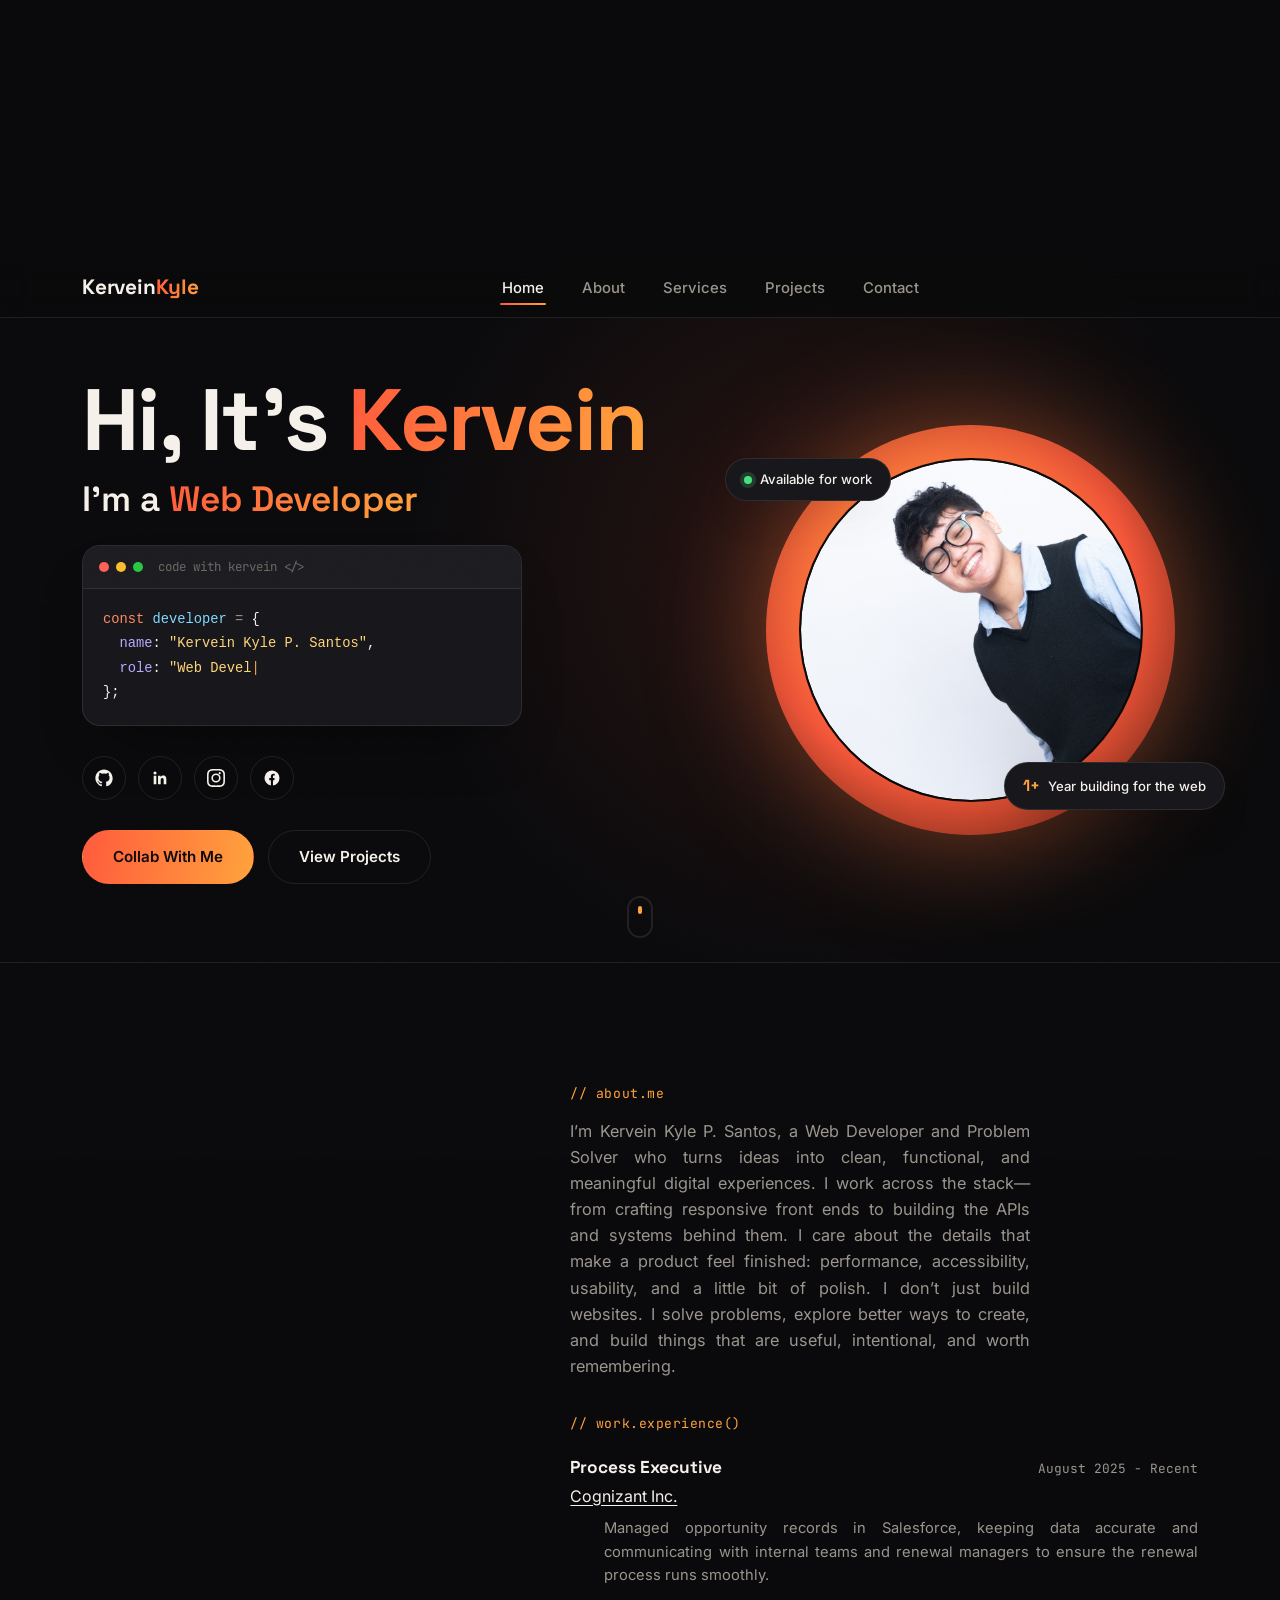
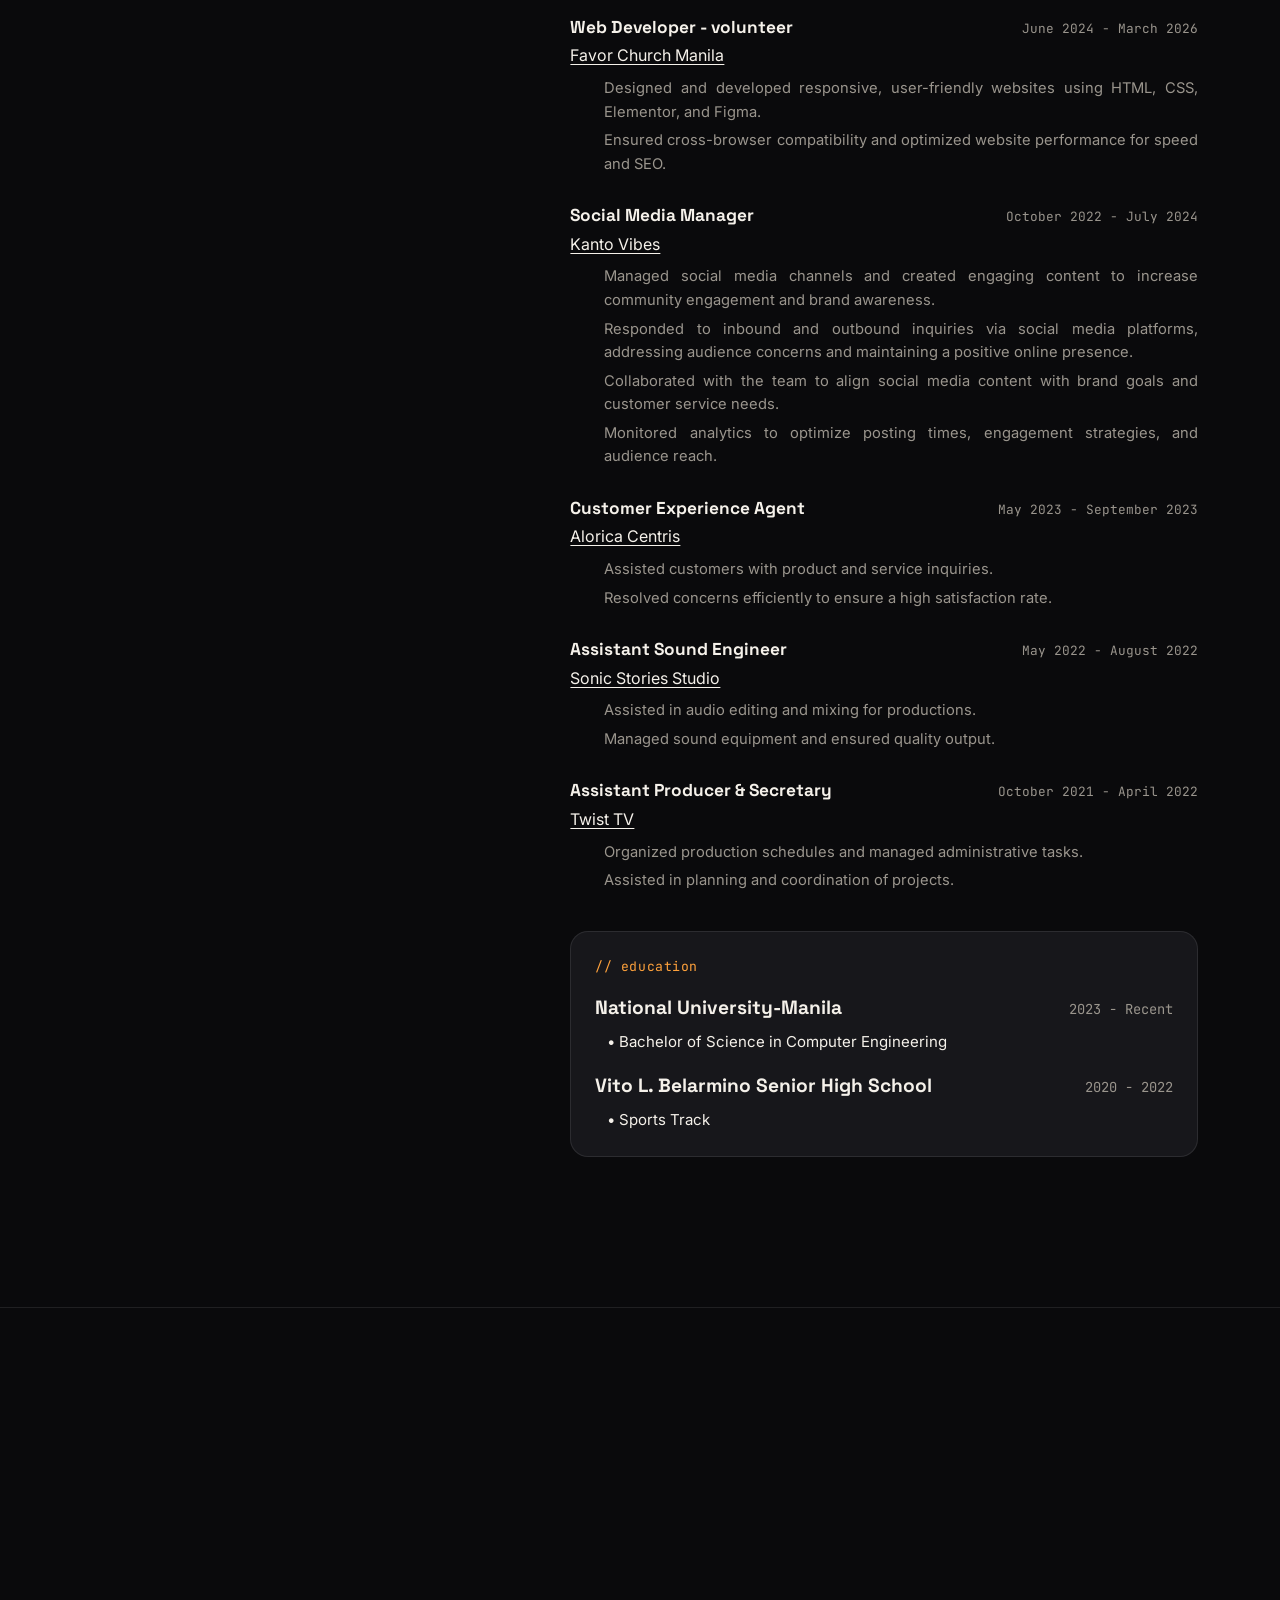
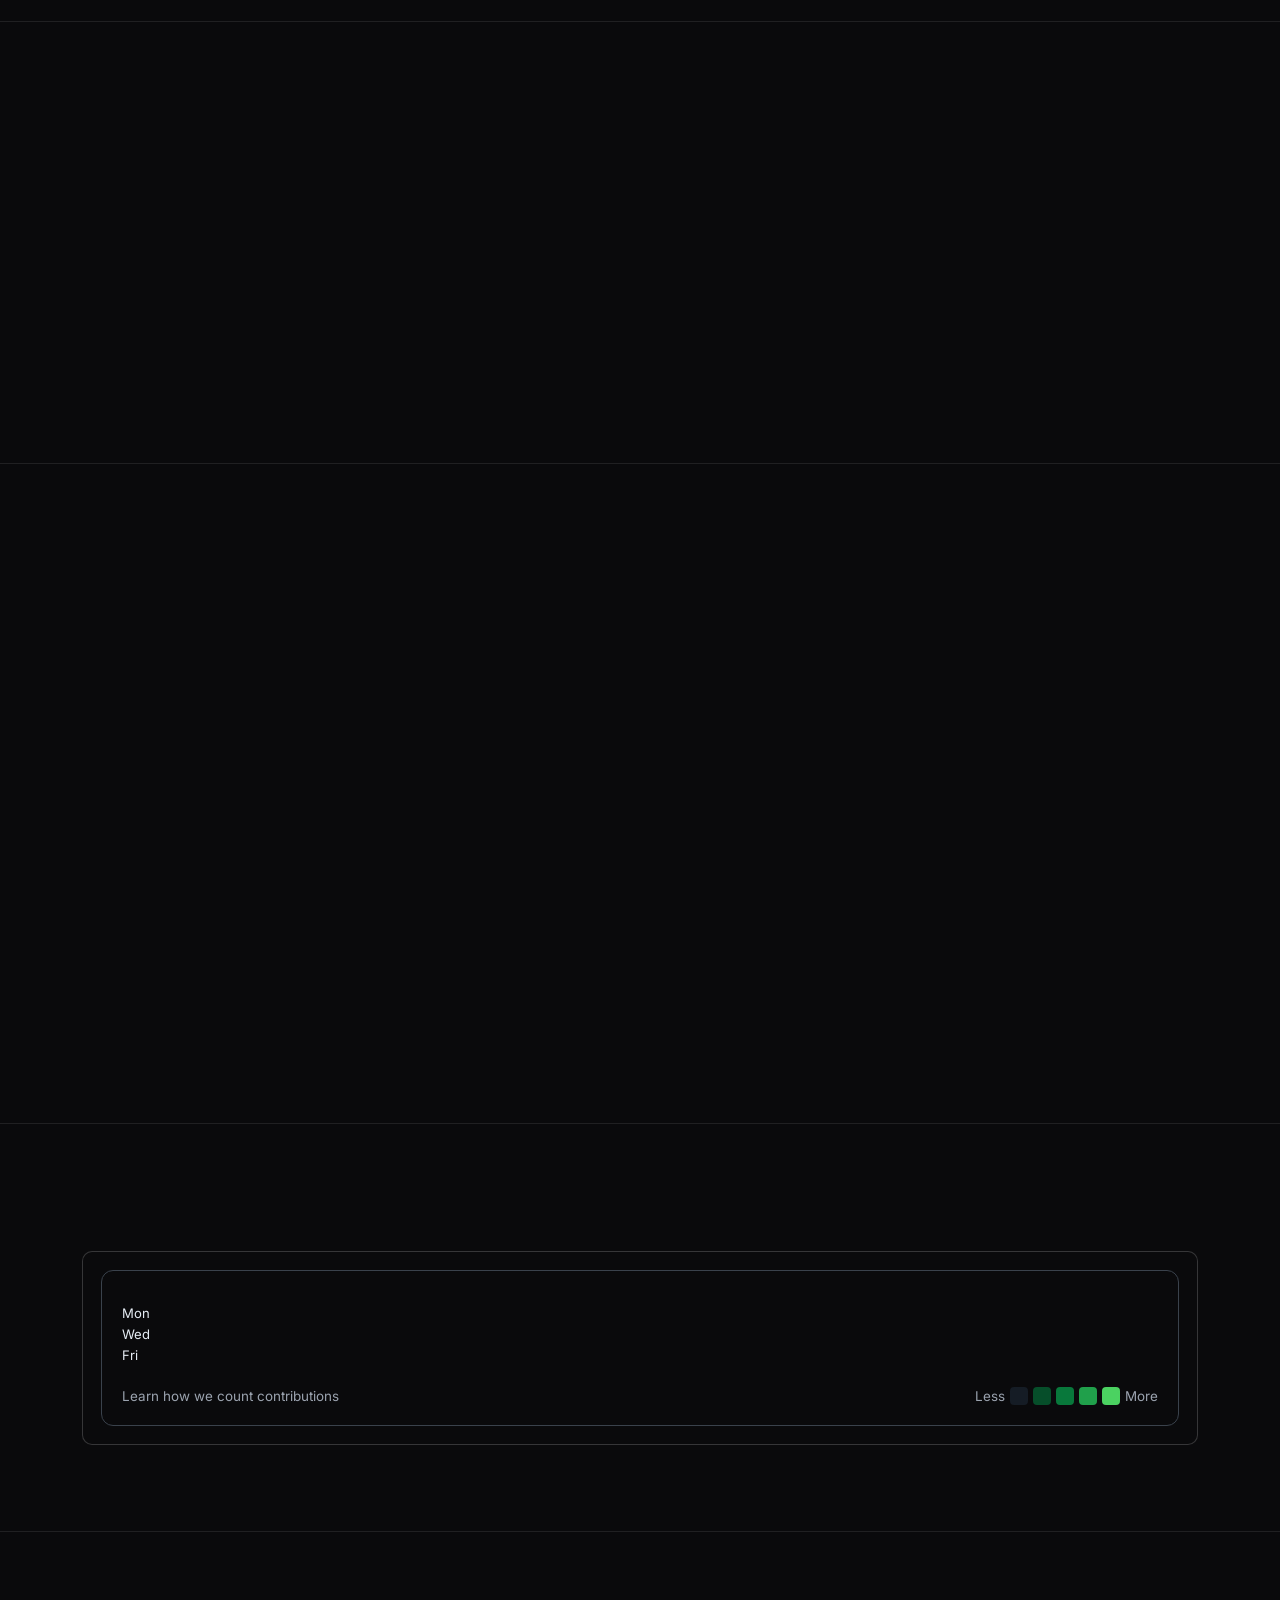
<file: index.html>
<!DOCTYPE html>
<html lang="en">
<head>
  <meta charset="UTF-8">
  <meta name="viewport" content="width=device-width, initial-scale=1.0">
  <title>Kervein Kyle P. Santos</title>
</head>
<body>
  <p>Loading portfolio...</p>
  <script>
    fetch('html-port-web.html', { cache: 'no-store' })
      .then(response => {
        if (!response.ok) throw new Error('Portfolio page could not be loaded.');
        return response.text();
      })
      .then(markup => {
        document.open();
        document.write(markup);
        document.close();
      })
      .catch(() => {
        document.body.innerHTML = '<p>Portfolio unavailable. Please refresh the page.</p>';
      });
  </script>
</body>
</html>
</file>
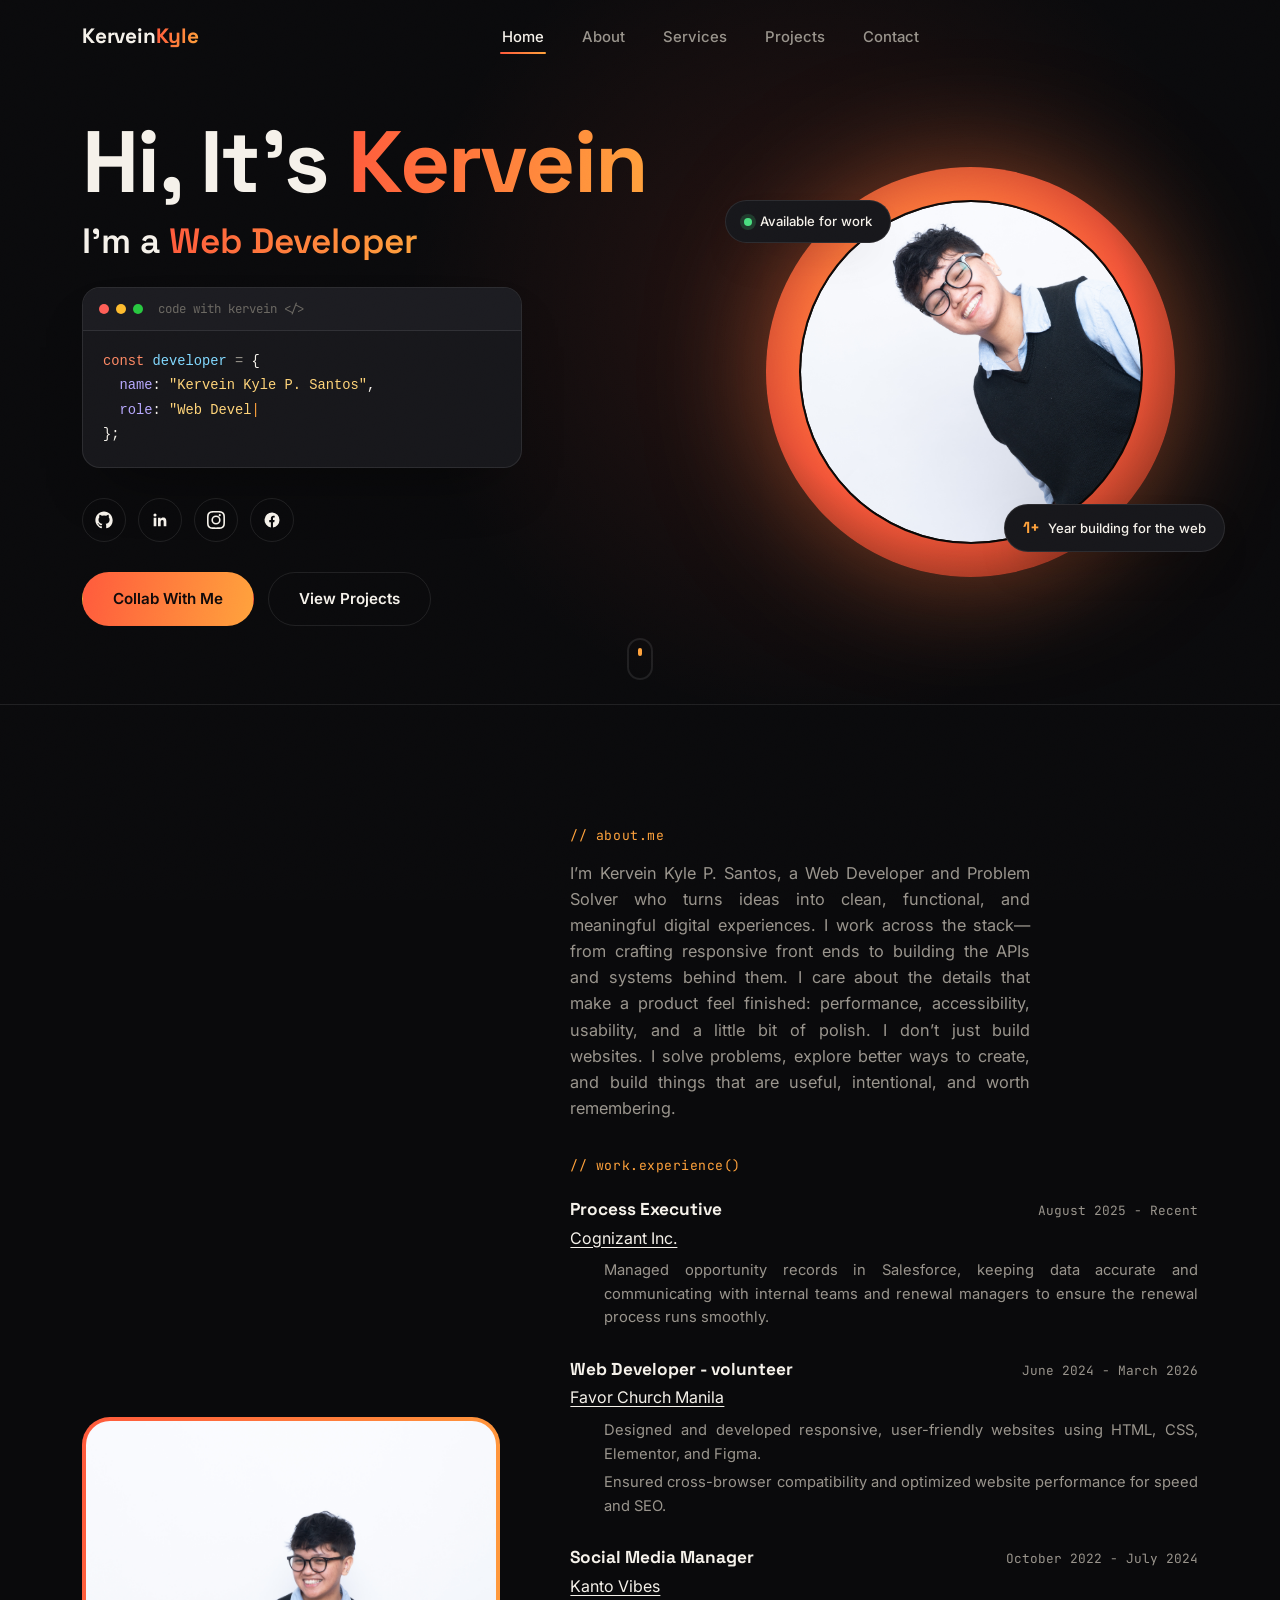
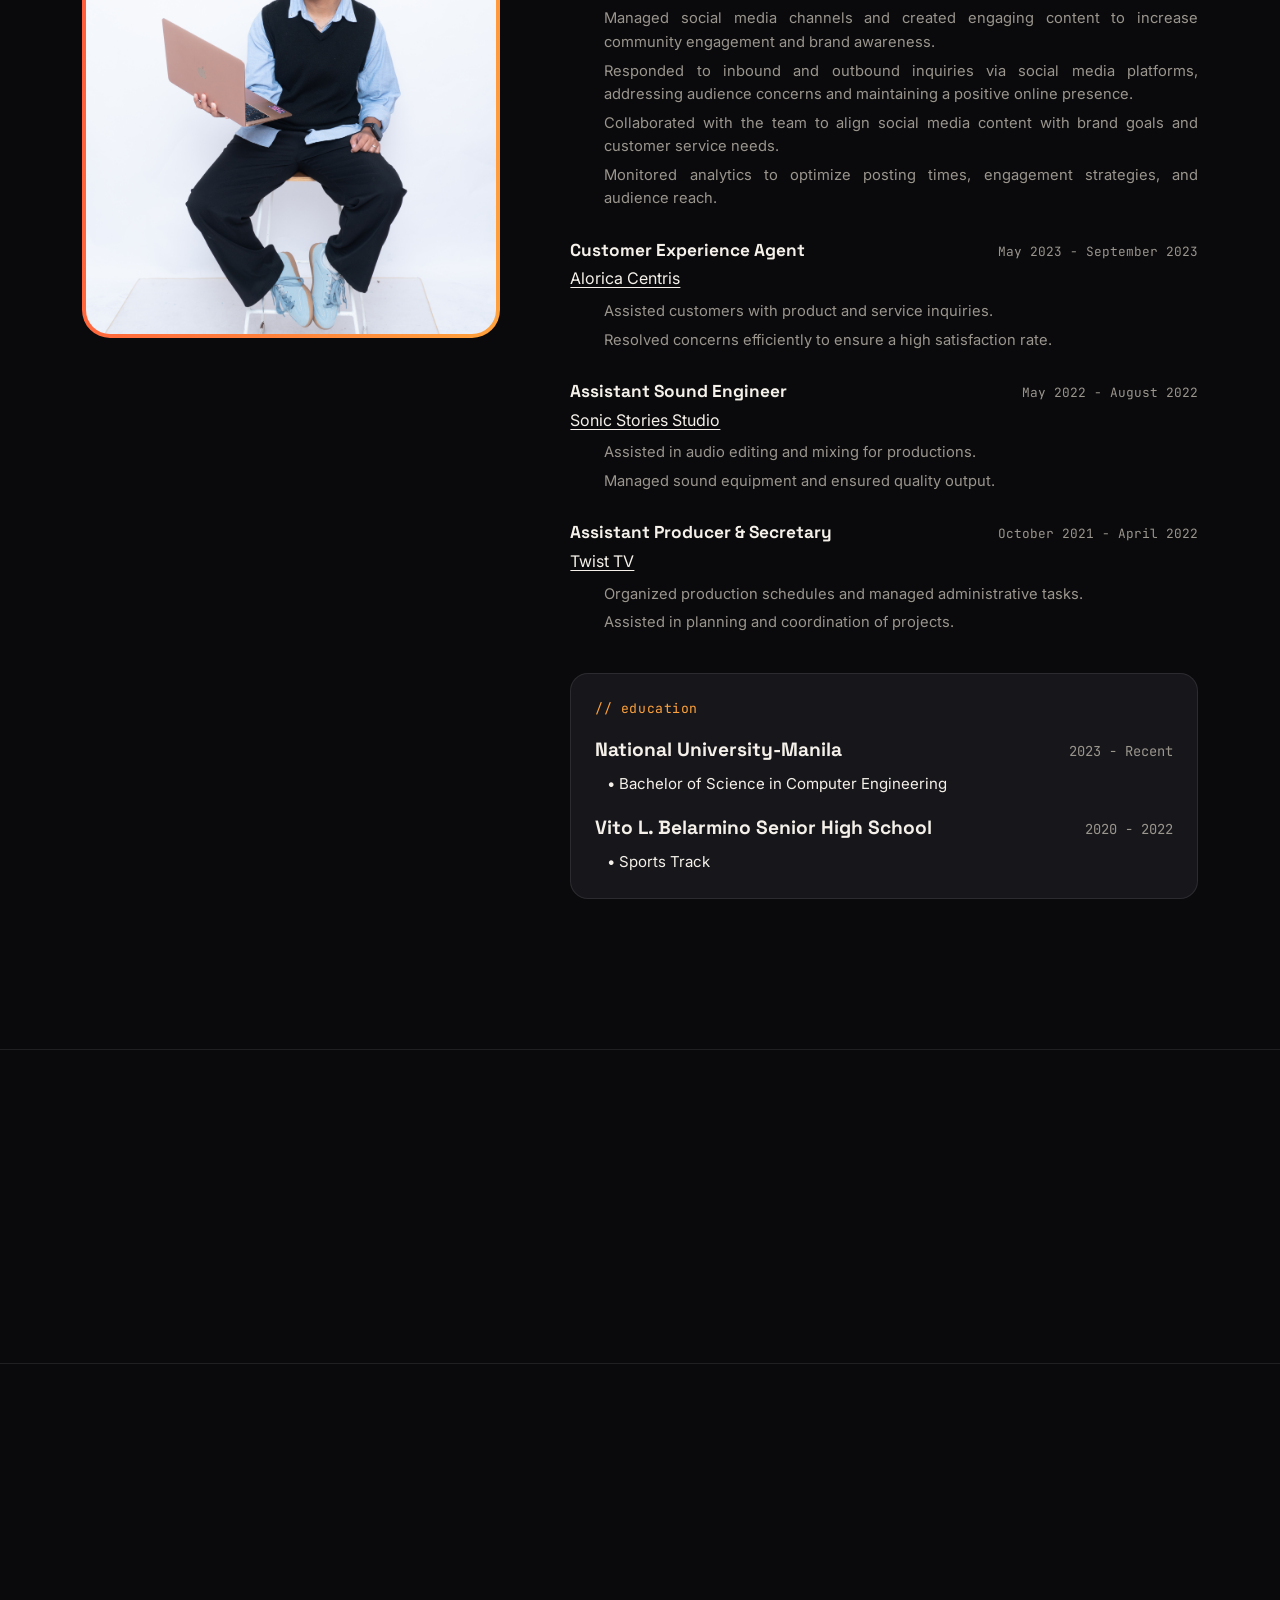
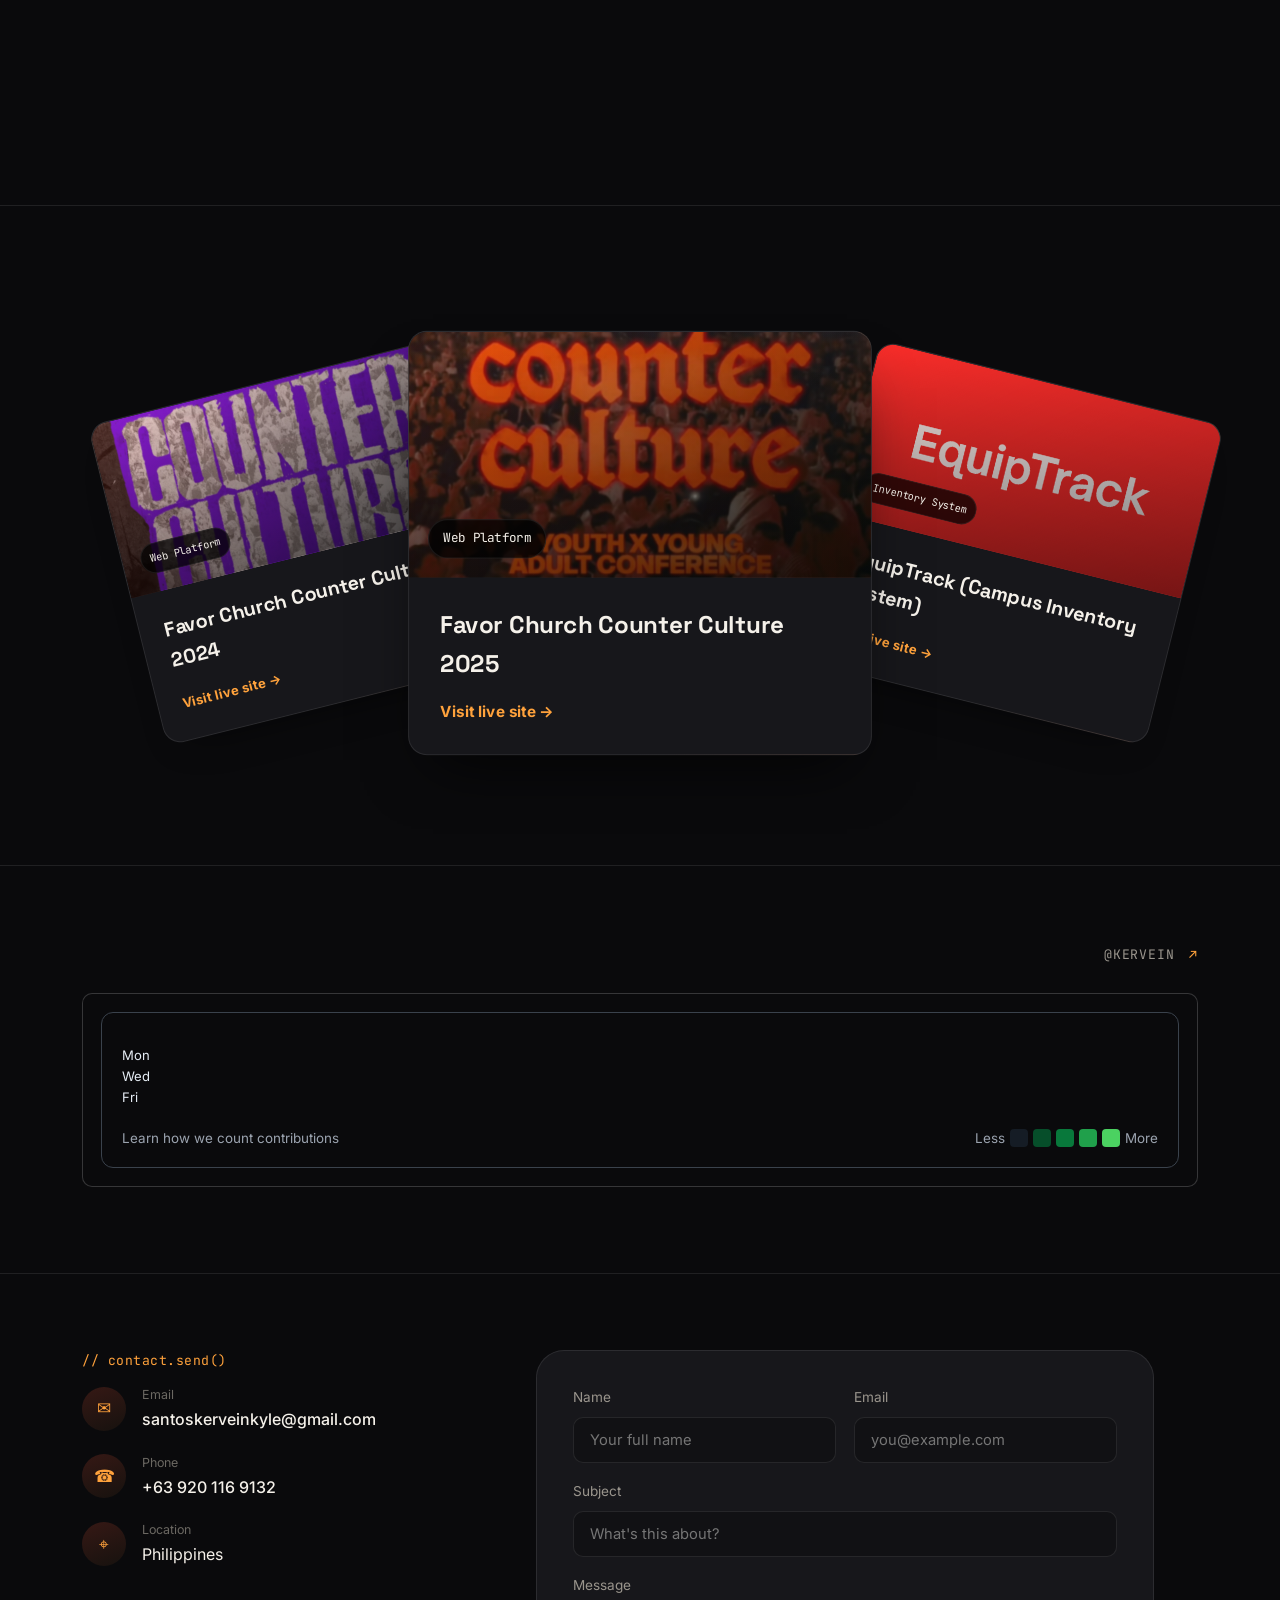
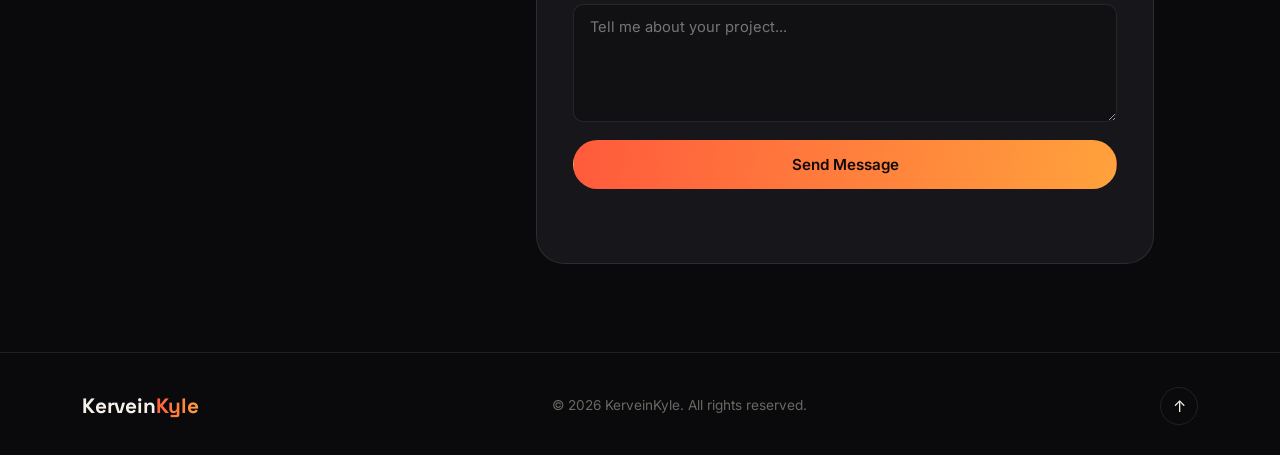
<file: html-port-web.html>
<!DOCTYPE html>
<html lang="en">
<head>
<meta charset="UTF-8">
<meta name="viewport" content="width=device-width, initial-scale=1.0">
<title>kervein.dev</title>
<meta name="description" content="Portfolio of Kervein Kyle P. Santos, Web Developer.">
<meta name="theme-color" content="#0a0a0c">
<link rel="canonical" href="https://kervein.dev/">
<meta property="og:type" content="website">
<meta property="og:url" content="https://kervein.dev/">
<meta property="og:title" content="kervein.dev">
<meta property="og:description" content="Portfolio of Kervein Kyle P. Santos, Web Developer.">
<meta name="twitter:card" content="summary">
<meta name="twitter:title" content="kervein.dev">
<meta name="twitter:description" content="Portfolio of Kervein Kyle P. Santos, Web Developer.">

<link rel="preconnect" href="https://fonts.googleapis.com">
<link rel="preconnect" href="https://fonts.gstatic.com" crossorigin>
<link href="https://fonts.googleapis.com/css2?family=Space+Grotesk:wght@500;600;700&family=Inter:wght@400;500;600&family=JetBrains+Mono:wght@400;500;600&display=swap" rel="stylesheet">

<link rel="stylesheet" href="css-port-web.css">
</head>
<body>

<div class="noise-overlay"></div>

<!-- ===== NAV ===== -->
<header class="site-header" id="siteHeader">
  <nav class="nav container">
    <a href="#home" class="logo">Kervein<span class="accent-text">Kyle</span></a>
    <ul class="nav-links" id="navLinks">
      <li><a href="#home" class="nav-link active-link">Home</a></li>
      <li><a href="#about" class="nav-link">About</a></li>
      <li><a href="#services" class="nav-link">Services</a></li>
      <li><a href="#projects" class="nav-link">Projects</a></li>
      <li><a href="#contact" class="nav-link">Contact</a></li>
    </ul>

    <button class="hamburger" id="hamburger" aria-label="Toggle menu" aria-expanded="false">
      <span></span><span></span><span></span>
    </button>
  </nav>
</header>

<!-- ===== HERO ===== -->
<section class="hero" id="home">
  <div class="container hero-grid">
    <div class="hero-copy" data-reveal>
      <h1 class="hero-title">Hi, It's <span class="accent-text">Kervein</span></h1>
      <h2 class="hero-subtitle">I'm a <span class="accent-text">Web Developer</span></h2>

      <div class="terminal" aria-hidden="true">
        <div class="terminal-bar">
          <span class="dot red"></span><span class="dot yellow"></span><span class="dot green"></span>
          <span class="terminal-title">code with kervein &lt;/&gt;</span>
        </div>
        <pre class="terminal-body"><code><span class="tok-key">const</span> <span class="tok-var">developer</span> <span class="tok-op">=</span> {
  <span class="tok-prop">name</span>: <span class="tok-str">"Kervein Kyle P. Santos"</span>,
  <span class="tok-prop">role</span>: <span class="typed" id="typedRole"></span><span class="cursor">|</span>
};</code></pre>
      </div>

      <div class="socials">
        <a href="https://github.com/kervein" target="_blank" rel="noopener" class="social-btn" aria-label="GitHub">
          <svg viewBox="0 0 24 24" fill="currentColor"><path d="M12 .5C5.65.5.5 5.65.5 12c0 5.09 3.29 9.4 7.86 10.93.58.1.79-.25.79-.56 0-.28-.01-1.02-.02-2-3.2.7-3.88-1.54-3.88-1.54-.53-1.34-1.29-1.7-1.29-1.7-1.05-.72.08-.7.08-.7 1.17.08 1.78 1.2 1.78 1.2 1.03 1.77 2.71 1.26 3.37.96.1-.75.4-1.26.73-1.55-2.55-.29-5.24-1.28-5.24-5.7 0-1.26.45-2.29 1.19-3.1-.12-.29-.52-1.46.11-3.05 0 0 .97-.31 3.18 1.18a11.06 11.06 0 0 1 5.79 0c2.2-1.49 3.17-1.18 3.17-1.18.64 1.59.24 2.76.12 3.05.74.81 1.18 1.84 1.18 3.1 0 4.43-2.7 5.4-5.27 5.69.42.36.78 1.08.78 2.18 0 1.57-.02 2.84-.02 3.23 0 .31.21.67.8.56A10.52 10.52 0 0 0 23.5 12C23.5 5.65 18.35.5 12 .5Z"/></svg>
        </a>
        <a href="https://www.linkedin.com/in/kervein-kyle-santos-139a8a249/" target="_blank" rel="noopener" class="social-btn" aria-label="LinkedIn">
          <svg viewBox="0 0 24 24" fill="currentColor"><path d="M20.45 20.45h-3.55v-5.57c0-1.33-.02-3.04-1.85-3.04-1.86 0-2.14 1.45-2.14 2.94v5.67H9.36V9h3.41v1.56h.05c.47-.9 1.63-1.85 3.36-1.85 3.6 0 4.27 2.37 4.27 5.45v6.29ZM5.34 7.43a2.06 2.06 0 1 1 0-4.12 2.06 2.06 0 0 1 0 4.12ZM7.12 20.45H3.56V9h3.56v11.45Z"/></svg>
        </a>
        <a href="https://www.instagram.com/kerveinkyle/" target="_blank" rel="noopener" class="social-btn" aria-label="Instagram">
          <svg viewBox="0 0 24 24" fill="currentColor"><path d="M12 2.16c3.2 0 3.58.01 4.85.07 1.17.05 1.8.25 2.23.41.56.22.96.48 1.38.9.42.42.68.82.9 1.38.16.42.36 1.06.41 2.23.06 1.27.07 1.65.07 4.85s-.01 3.58-.07 4.85c-.05 1.17-.25 1.8-.41 2.23-.22.56-.48.96-.9 1.38-.42.42-.82.68-1.38.9-.42.16-1.06.36-2.23.41-1.27.06-1.65.07-4.85.07s-3.58-.01-4.85-.07c-1.17-.05-1.8-.25-2.23-.41-.56-.22-.96-.48-1.38-.9a3.9 3.9 0 0 1-.9-1.38c-.16-.42-.36-1.06-.41-2.23-.06-1.27-.07-1.65-.07-4.85s.01-3.58.07-4.85c.05-1.17.25-1.8.41-2.23.22-.56.48-.96.9-1.38.42-.42.82-.68 1.38-.9.42-.16 1.06-.36 2.23-.41 1.27-.06 1.65-.07 4.85-.07ZM12 0C8.74 0 8.33.01 7.05.07c-1.28.06-2.15.26-2.91.56a5.9 5.9 0 0 0-2.13 1.39A5.9 5.9 0 0 0 .62 4.15C.32 4.9.12 5.77.06 7.05.01 8.33 0 8.74 0 12s.01 3.67.06 4.95c.06 1.28.26 2.15.56 2.91.3.79.71 1.46 1.38 2.13.66.66 1.33 1.07 2.12 1.38.76.3 1.63.5 2.91.56C8.33 24 8.74 24 12 24s3.67-.01 4.95-.06c1.28-.06 2.15-.26 2.91-.56a5.92 5.92 0 0 0 2.13-1.38 5.92 5.92 0 0 0 1.38-2.13c.3-.76.5-1.63.56-2.91.06-1.28.07-1.69.07-4.95s-.01-3.67-.07-4.95c-.06-1.28-.26-2.15-.56-2.91a5.93 5.93 0 0 0-1.38-2.12A5.93 5.93 0 0 0 19.86.62c-.76-.3-1.63-.5-2.91-.56C15.67.01 15.26 0 12 0Zm0 5.84A6.16 6.16 0 1 0 12 18.16 6.16 6.16 0 0 0 12 5.84Zm0 10.16a4 4 0 1 1 0-8 4 4 0 0 1 0 8Zm6.41-10.4a1.44 1.44 0 1 1-2.88 0 1.44 1.44 0 0 1 2.88 0Z"/></svg>
        </a>
    <a href="https://www.facebook.com/kerveinkyle/" target="_blank" rel="noopener" class="social-btn" aria-label="Facebook">
          <svg viewBox="0 0 24 24" fill="currentColor"><path d="M22 12a10 10 0 1 0-11.5 9.9v-7h-2.2V12h2.2V9.8c0-2.2 1.3-3.4 3.3-3.4.9 0 1.8.1 1.8.1v2h-1c-1 0-1.3.6-1.3 1.2V12h2.2l-.4 2.9h-1.8v7A10 10 0 0 0 22 12Z"/></svg>
        </a>
      </div>

      <div class="hero-actions">
        <a href="#contact" class="btn btn-gradient">Collab With Me</a>
        <a href="#projects" class="btn btn-outline">View Projects</a>
      </div>
    </div>

    <div class="hero-media" data-reveal>
      <div class="hero-glow-ring">
        <div class="hero-avatar">
          <img src="_DSC2787.JPG" alt="Kervein Kyle P. Santos">
        </div>
      </div>
      <div class="float-chip chip-top">
        <span class="chip-dot"></span> Available for work
      </div>
      <div class="float-chip chip-bottom">
        <strong>1+</strong> Year building for the web
      </div>
    </div>
  </div>

  <a href="#about" class="scroll-cue" aria-label="Scroll to About">
    <span></span>
  </a>
</section>

<!-- ===== ABOUT ===== -->
<section class="about" id="about">
  <div class="container about-grid">
    <div class="about-media" data-reveal>
      <div class="about-frame">
        <div class="about-frame-inner">
          <img class="about-photo" src="_DSC2761.JPG" alt="Kervein Kyle P. Santos sitting with a laptop">
        </div>
      </div>
    </div>

    <div class="about-copy" data-reveal>
      <div class="about-heading-row">
        <p class="eyebrow">// about.me</p>
      </div>
      <p class="section-desc">
        I’m Kervein Kyle P. Santos, a Web Developer and Problem Solver who turns ideas into clean, functional, and meaningful digital experiences.
        I work across the stack—from crafting responsive front ends to building the APIs and systems behind them.
        I care about the details that make a product feel finished: performance, accessibility, usability, and a little bit of polish.
        I don’t just build websites. I solve problems, explore better ways to create, and build things that are useful, intentional, and worth remembering.
      </p>

      <div class="work-experience">
        <p class="eyebrow">// work.experience()</p>
        <article class="work-entry">
          <div class="work-entry-heading">
            <div>
              <h3>Process Executive</h3>
              <a href="#contact">Cognizant Inc.</a>
            </div>
            <span>August 2025 - Recent</span>
          </div>
          <ul>
            <li>Managed opportunity records in Salesforce, keeping data accurate and communicating with internal teams and renewal managers to ensure the renewal process runs smoothly.</li>
          </ul>
        </article>

        <article class="work-entry">
          <div class="work-entry-heading">
            <div>
              <h3>Web Developer - volunteer</h3>
              <a href="#contact">Favor Church Manila</a>
            </div>
            <span>June 2024 - March 2026</span>
          </div>
          <ul>
            <li>Designed and developed responsive, user-friendly websites using HTML, CSS, Elementor, and Figma.</li>
            <li>Ensured cross-browser compatibility and optimized website performance for speed and SEO.</li>
          </ul>
        </article>

        <article class="work-entry">
          <div class="work-entry-heading">
            <div>
              <h3>Social Media Manager</h3>
              <a href="#contact">Kanto Vibes</a>
            </div>
            <span>October 2022 - July 2024</span>
          </div>
          <ul>
            <li>Managed social media channels and created engaging content to increase community engagement and brand awareness.</li>
            <li>Responded to inbound and outbound inquiries via social media platforms, addressing audience concerns and maintaining a positive online presence.</li>
            <li>Collaborated with the team to align social media content with brand goals and customer service needs.</li>
            <li>Monitored analytics to optimize posting times, engagement strategies, and audience reach.</li>
          </ul>
        </article>

        <article class="work-entry">
          <div class="work-entry-heading">
            <div>
              <h3>Customer Experience Agent</h3>
              <a href="#contact">Alorica Centris</a>
            </div>
            <span>May 2023 - September 2023</span>
          </div>
          <ul>
            <li>Assisted customers with product and service inquiries.</li>
            <li>Resolved concerns efficiently to ensure a high satisfaction rate.</li>
          </ul>
        </article>

        <article class="work-entry">
          <div class="work-entry-heading">
            <div>
              <h3>Assistant Sound Engineer</h3>
              <a href="#contact">Sonic Stories Studio</a>
            </div>
            <span>May 2022 - August 2022</span>
          </div>
          <ul>
            <li>Assisted in audio editing and mixing for productions.</li>
            <li>Managed sound equipment and ensured quality output.</li>
          </ul>
        </article>

        <article class="work-entry">
          <div class="work-entry-heading">
            <div>
              <h3>Assistant Producer & Secretary</h3>
              <a href="#contact">Twist TV</a>
            </div>
            <span>October 2021 - April 2022</span>
          </div>
          <ul>
            <li>Organized production schedules and managed administrative tasks.</li>
            <li>Assisted in planning and coordination of projects.</li>
          </ul>
        </article>
      </div>

      <div class="education-skills">
        <article class="education-card">
          <p class="eyebrow">// education</p>
          <div class="education-entry">
            <div class="education-entry-heading">
              <h3>National University-Manila</h3>
              <span>2023 - Recent</span>
            </div>
            <p>• Bachelor of Science in Computer Engineering</p>
          </div>
          <div class="education-entry">
            <div class="education-entry-heading">
              <h3>Vito L. Belarmino Senior High School</h3>
              <span>2020 - 2022</span>
            </div>
            <p>• Sports Track</p>
          </div>
        </article>
      </div>

    </div>
  </div>
</section>

<!-- ===== STACK ===== -->
<section class="stack-section" id="stack">
  <div class="container">
    <div class="stack-heading" data-reveal>
      <p class="eyebrow">// stack ()</p>
    </div>

    <div class="stack-list" data-reveal>
      <span class="stack-chip">HTML</span>
      <span class="stack-chip">CSS</span>
      <span class="stack-chip">Javascript</span>
      <span class="stack-chip">Python</span>
      <span class="stack-chip">UI/UX Design</span>
      <span class="stack-chip">PostgreSQL</span>
      <span class="stack-chip">Typescript</span>
      <span class="stack-chip">node.js</span>
      <span class="stack-chip">react.js</span>
      <span class="stack-chip">Basic Figma</span>
      <span class="stack-chip">GitHub</span>
      <span class="stack-chip">Elementor</span>
    </div>
  </div>
</section>

<!-- ===== SERVICES ===== -->
<section class="services" id="services">
  <div class="container">
    <div class="services-heading" data-reveal>
      <p class="eyebrow">// services.list()</p>
    </div>
    <div class="services-grid">
      <article class="service-card" data-reveal>
        <div class="service-icon">
          <svg viewBox="0 0 24 24" fill="none" stroke="currentColor" stroke-width="1.6"><rect x="3" y="4" width="18" height="14" rx="2"/><path d="M8 21h8M12 18v3"/></svg>
        </div>
        <h3>Web Design</h3>
      </article>

      <article class="service-card" data-reveal>
        <div class="service-icon">
          <svg viewBox="0 0 24 24" fill="none" stroke="currentColor" stroke-width="1.6"><path d="m8 9-4 3 4 3M16 9l4 3-4 3M14 5l-4 14"/></svg>
        </div>
        <h3>Web Development</h3>
      </article>

      <article class="service-card" data-reveal>
        <div class="service-icon">
          <svg viewBox="0 0 24 24" fill="none" stroke="currentColor" stroke-width="1.6"><circle cx="12" cy="12" r="9"/><path d="M12 7v5l3 3"/></svg>
        </div>
        <h3>Performance & SEO</h3>
      </article>

      <article class="service-card" data-reveal>
        <div class="service-icon">
          <svg viewBox="0 0 24 24" fill="none" stroke="currentColor" stroke-width="1.6"><path d="M12 2 3 7v6c0 5 4 8 9 9 5-1 9-4 9-9V7l-9-5Z"/></svg>
        </div>
        <h3>Maintenance & Support</h3>
      </article>
    </div>
  </div>
</section>

<!-- ===== PROJECTS ===== -->
<section class="projects" id="projects">
  <div class="container">
    <div class="section-head" data-reveal>
      <p class="eyebrow center">// featured.project()</p>
    </div>

    <div class="projects-grid">
      <article class="project-card project-side project-left" data-reveal>
        <div class="project-thumb thumb-counter24">
          <span class="project-tag">Web Platform</span>
        </div>
        <div class="project-body">
          <h3>Favor Church Counter Culture 2024</h3>
          <a href="https://counterculture2024.favor.church/" target="_blank" class="project-link">Visit live site →</a>
        </div>
      </article>

      <article class="project-card project-featured project-primary" data-reveal>
        <div class="project-thumb thumb-counter25">
          <span class="project-tag">Web Platform</span>
        </div>
        <div class="project-body">
          <h3>Favor Church Counter Culture 2025</h3>
          <a href="https://events.favor.church/counterculture2025" target="_blank" class="project-link">Visit live site →</a>
        </div>
      </article>

      <article class="project-card project-side project-right" data-reveal>
        <div class="project-thumb thumb-labflow">
          <span class="project-tag">Inventory System</span>
        </div>
        <div class="project-body">
          <h3>EquipTrack (Campus Inventory System)</h3>
          <a href="https://campusinventory-sk.onrender.com/" target="_blank" rel="noopener" class="project-link">Visit live site →</a>
        </div>
      </article>
    </div>
  </div>
</section>

<!-- ===== GITHUB ===== -->
<section class="github-section" id="github">
  <div class="container">
    <div class="github-heading" data-reveal>
      <a href="https://github.com/kervein" target="_blank" rel="noopener" class="github-link">@KERVEIN <span aria-hidden="true">↗</span></a>
    </div>

    <a class="github-contributions" href="https://github.com/kervein" target="_blank" rel="noopener" aria-label="View Kervein's GitHub contributions">
      <div class="github-calendar" aria-hidden="true">
        <div class="github-months"><span>Sep</span><span>Oct</span><span>Nov</span><span>Dec</span><span>Jan</span><span>Feb</span><span>Mar</span><span>Apr</span><span>May</span><span>Jun</span><span>Jul</span><span>Aug</span><span>Sep</span></div>
        <div class="github-calendar-layout">
          <div class="github-weekdays"><span>Mon</span><span>Wed</span><span>Fri</span></div>
          <div class="contribution-grid" aria-live="polite"></div>
        </div>
        <div class="github-legend"><span>Learn how we count contributions</span><span>Less <i></i><i class="level-1"></i><i class="level-2"></i><i class="level-3"></i><i class="level-4"></i> More</span></div>
      </div>
    </a>
  </div>
</section>

<!-- ===== CONTACT ===== -->
<section class="contact" id="contact">
  <div class="container contact-grid">
    <div class="contact-copy" data-reveal>
      <p class="eyebrow">// contact.send()</p>

      <ul class="contact-details">
        <li>
          <span class="contact-icon">✉</span>
          <div><span class="contact-label">Email</span><a href="mailto:santoskerveinkyle@gmail.com">santoskerveinkyle@gmail.com</a></div>
        </li>
        <li>
          <span class="contact-icon">☎</span>
          <div><span class="contact-label">Phone</span><a href="tel:+639201169132">+63 920 116 9132</a></div>
        </li>
        <li>
          <span class="contact-icon">⌖</span>
          <div><span class="contact-label">Location</span><span>Philippines</span></div>
        </li>
      </ul>
    </div>

    <form class="contact-form" id="contactForm" action="https://formsubmit.co/ajax/santoskerveinkyle@gmail.com" method="POST" data-reveal>
      <input type="hidden" name="_subject" value="New portfolio contact message">
      <input type="hidden" name="_captcha" value="false">
      <input type="hidden" name="_template" value="table">
      <div class="form-row">
        <label>
          <span>Name</span>
          <input type="text" name="name" placeholder="Your full name" required>
        </label>
        <label>
          <span>Email</span>
          <input type="email" name="email" placeholder="you@example.com" required>
        </label>
      </div>
      <label>
        <span>Subject</span>
        <input type="text" name="subject" placeholder="What's this about?" required>
      </label>
      <label>
        <span>Message</span>
        <textarea name="message" rows="5" placeholder="Tell me about your project..." required></textarea>
      </label>
      <button type="submit" class="btn btn-gradient full-width">Send Message</button>
      <p class="form-note" id="formNote" role="status"></p>
    </form>
  </div>
</section>

<!-- ===== FOOTER ===== -->
<footer class="site-footer">
  <div class="container footer-inner">
    <a href="#home" class="logo">Kervein<span class="accent-text">Kyle</span></a>
    <p>© <span id="year"></span> KerveinKyle. All rights reserved.</p>
    <a href="#home" class="back-to-top" aria-label="Back to top">↑</a>
  </div>
</footer>

<button class="scroll-top-btn" id="scrollTopBtn" aria-label="Scroll to top">↑</button>

<script src="js-port-web.js"></script>
</body>
</html>
</file>
<file: css-port-web.css>
/* =============================================================
   Kervein Kyle P. Santos — Portfolio
   Design tokens
   ============================================================= */
:root{
  --bg:            #0a0a0c;
  --bg-soft:       #111114;
  --surface:       #17171b;
  --surface-2:     #1c1c21;
  --border:        rgba(255,255,255,.09);
  --text:          #f5f1ea;
  --text-muted:    #9a958d;
  --text-dim:      #6b6862;

  --red:           #ff5a3c;
  --orange:        #ffa23c;
  --gradient:      linear-gradient(100deg, var(--red) 0%, var(--orange) 100%);
  --gradient-soft: linear-gradient(160deg, rgba(255,90,60,.18), rgba(255,162,60,.05));

  --font-display:  'Space Grotesk', sans-serif;
  --font-body:     'Inter', sans-serif;
  --font-mono:     'JetBrains Mono', monospace;

  --container:     1180px;
  --radius-sm:     10px;
  --radius-md:     18px;
  --radius-lg:     28px;
  --radius-pill:   999px;

  --ease: cubic-bezier(.22,1,.36,1);
}

/* =============================================================
   Reset
   ============================================================= */
*, *::before, *::after{ box-sizing: border-box; }
html{ scroll-behavior: smooth; }
body{
  margin: 0;
  background: var(--bg);
  color: var(--text);
  font-family: var(--font-body);
  line-height: 1.6;
  -webkit-font-smoothing: antialiased;
  overflow-x: hidden;
}
img{ max-width: 100%; display: block; }
a{ color: inherit; text-decoration: none; }
ul{ list-style: none; margin: 0; padding: 0; }
button{ font-family: inherit; cursor: pointer; }
input, textarea{ font-family: inherit; }

@media (prefers-reduced-motion: reduce){
  *{ animation-duration: .01ms !important; animation-iteration-count: 1 !important; transition-duration: .01ms !important; scroll-behavior: auto !important; }
}

:focus-visible{
  outline: 2px solid var(--orange);
  outline-offset: 3px;
  border-radius: 4px;
}

/* subtle grain so the pure black doesn't look flat */
.noise-overlay{
  position: fixed; inset: 0; pointer-events: none; z-index: 2;
  opacity: .035; mix-blend-mode: overlay;
  background-image: url("data:image/svg+xml,%3Csvg xmlns='http://www.w3.org/2000/svg' width='120' height='120'%3E%3Cfilter id='n'%3E%3CfeTurbulence type='fractalNoise' baseFrequency='0.9' numOctaves='2' stitchTiles='stitch'/%3E%3C/filter%3E%3Crect width='100%25' height='100%25' filter='url(%23n)'/%3E%3C/svg%3E");
}

.container{
  width: 100%;
  max-width: var(--container);
  margin: 0 auto;
  padding: 0 32px;
}

.accent-text{
  background: var(--gradient);
  -webkit-background-clip: text;
  background-clip: text;
  color: transparent;
}

.eyebrow{
  font-family: var(--font-mono);
  font-size: .82rem;
  letter-spacing: .04em;
  color: var(--orange);
  margin: 0 0 14px;
}
.eyebrow.center{ text-align: center; }

.section-title{
  font-family: var(--font-display);
  font-weight: 700;
  font-size: clamp(1.9rem, 3.4vw, 2.7rem);
  line-height: 1.15;
  margin: 0 0 18px;
  letter-spacing: -.01em;
}
.section-title.center{ text-align: center; }

.section-desc{
  color: var(--text-muted);
  font-size: 1.02rem;
  max-width: 46ch;
  margin: 0 0 28px;
}
.section-desc.center{ text-align: center; max-width: 56ch; margin-left: auto; margin-right: auto; }

.section-head{ margin-bottom: 56px; }

/* =============================================================
   Buttons
   ============================================================= */
.btn{
  display: inline-flex;
  align-items: center;
  justify-content: center;
  gap: 8px;
  padding: 14px 30px;
  border-radius: var(--radius-pill);
  font-weight: 600;
  font-size: .95rem;
  border: 1px solid transparent;
  transition: transform .25s var(--ease), box-shadow .25s var(--ease), background .25s var(--ease), color .25s var(--ease);
  white-space: nowrap;
}
.btn-gradient{
  background: var(--gradient);
  color: #10090a;
}
.btn-gradient:hover{
  transform: translateY(-2px);
  box-shadow: 0 14px 30px -12px rgba(255,90,60,.55);
}
.btn-outline{
  border-color: var(--border);
  color: var(--text);
  background: transparent;
}
.btn-outline:hover{
  border-color: var(--orange);
  color: var(--orange);
  transform: translateY(-2px);
}
.full-width{ width: 100%; }

/* =============================================================
   Header / Nav
   ============================================================= */
.site-header{
  position: fixed;
  top: 0; left: 0; right: 0;
  z-index: 50;
  padding: 20px 0;
  transition: background .35s var(--ease), padding .35s var(--ease), border-color .35s var(--ease);
  border-bottom: 1px solid transparent;
}
.site-header.scrolled{
  background: rgba(10,10,12,.82);
  backdrop-filter: blur(14px);
  padding: 13px 0;
  border-bottom-color: var(--border);
}
.nav{
  display: flex;
  align-items: center;
  justify-content: space-between;
  gap: 24px;
}
.logo{
  font-family: var(--font-display);
  font-weight: 700;
  font-size: 1.3rem;
  letter-spacing: -.01em;
}
.nav-links{
  display: flex;
  align-items: center;
  gap: 34px;
  margin: 0 auto;
}
.nav-link{
  font-size: .93rem;
  font-weight: 500;
  color: var(--text-muted);
  position: relative;
  padding: 4px 2px;
  transition: color .25s;
}
.nav-link::after{
  content: "";
  position: absolute;
  left: 0; bottom: -4px;
  width: 0; height: 2px;
  background: var(--gradient);
  transition: width .25s var(--ease);
  border-radius: 2px;
}
.nav-link:hover,
.nav-link.active-link{ color: var(--text); }
.nav-link:hover::after,
.nav-link.active-link::after{ width: 100%; }

.nav-cta{ padding: 11px 24px; font-size: .88rem; }

.hamburger{
  display: none;
  flex-direction: column;
  justify-content: center;
  gap: 5px;
  width: 40px; height: 40px;
  background: none; border: none;
  padding: 8px;
  z-index: 60;
}
.hamburger span{
  display: block; height: 2px; width: 100%;
  background: var(--text);
  border-radius: 2px;
  transition: transform .3s var(--ease), opacity .3s var(--ease);
}
.hamburger.open span:nth-child(1){ transform: translateY(7px) rotate(45deg); }
.hamburger.open span:nth-child(2){ opacity: 0; }
.hamburger.open span:nth-child(3){ transform: translateY(-7px) rotate(-45deg); }

/* =============================================================
   Hero
   ============================================================= */
.hero{
  position: relative;
  padding: 118px 0 78px;
  overflow: hidden;
}
.hero::before{
  content: "";
  position: absolute;
  top: -20%; left: 50%;
  width: 900px; height: 900px;
  background: radial-gradient(circle, rgba(255,90,60,.12), transparent 65%);
  transform: translateX(-30%);
  pointer-events: none;
}
.hero-grid{
  display: grid;
  grid-template-columns: 1.15fr .85fr;
  gap: 46px;
  align-items: center;
  position: relative;
}

.hero-title{
  font-family: var(--font-display);
  font-weight: 700;
  font-size: clamp(2.8rem, 6.8vw, 6rem);
  line-height: 1.02;
  margin: 0 0 6px;
  letter-spacing: -.02em;
}
.hero-subtitle{
  font-family: var(--font-display);
  font-weight: 600;
  font-size: clamp(1.4rem, 3.4vw, 2.2rem);
  margin: 0 0 18px;
  color: var(--text);
}
.hero-desc{
  color: var(--text-muted);
  max-width: 50ch;
  margin: 0 0 28px;
  font-size: 1.02rem;
}

/* signature element: terminal card */
.terminal{
  background: var(--surface);
  border: 1px solid var(--border);
  border-radius: var(--radius-md);
  overflow: hidden;
  max-width: 440px;
  margin: 0 0 30px;
  box-shadow: 0 30px 60px -30px rgba(0,0,0,.6);
}
.terminal-bar{
  display: flex;
  align-items: center;
  gap: 7px;
  padding: 11px 16px;
  background: var(--surface-2);
  border-bottom: 1px solid var(--border);
}
.terminal-bar .dot{ width: 10px; height: 10px; border-radius: 50%; }
.dot.red{ background: #ff5f57; }
.dot.yellow{ background: #febc2e; }
.dot.green{ background: #28c840; }
.terminal-title{
  margin-left: 8px;
  font-family: var(--font-mono);
  font-size: .78rem;
  color: var(--text-dim);
}
.terminal-body{
  margin: 0;
  padding: 18px 20px 20px;
  font-family: var(--font-mono);
  font-size: .86rem;
  line-height: 1.7;
  overflow-x: auto;
}
.tok-key{ color: #ff8a65; }
.tok-var{ color: #82d9ff; }
.tok-op{ color: var(--text-muted); }
.tok-prop{ color: #b8a9ff; }
.tok-str{ color: #ffd479; }
.typed{ color: #ffd479; }
.cursor{
  color: var(--orange);
  animation: blink 1s step-end infinite;
}
@keyframes blink{ 50%{ opacity: 0; } }

.socials{
  display: flex;
  gap: 12px;
  margin-bottom: 30px;
}
.social-btn{
  width: 44px; height: 44px;
  border: 1.5px solid var(--border);
  border-radius: 50%;
  display: flex; align-items: center; justify-content: center;
  color: var(--text);
  transition: all .25s var(--ease);
}
.social-btn svg{ width: 18px; height: 18px; }
.social-btn:hover{
  background: var(--gradient);
  border-color: transparent;
  color: #10090a;
  transform: translateY(-3px);
  box-shadow: 0 12px 40px -10px rgba(255,120,60,.45), 0 6px 18px -8px rgba(255,90,60,.35);
  filter: saturate(1.05);
}

.hero-actions{ display: flex; gap: 14px; flex-wrap: wrap; }

/* hero media / avatar */
.hero-media{
  position: relative;
  display: flex;
  align-items: center;
  justify-content: center;
}
.hero-glow-ring{
  width: min(520px, 90%);
  aspect-ratio: 1;
  border-radius: 50%;
  background: radial-gradient(circle at 42% 38%, var(--orange) 0%, var(--red) 55%, #7a2a17 100%);
  box-shadow: 0 0 120px -10px rgba(255,120,60,.55), inset 0 0 60px rgba(0,0,0,.25);
  display: flex; align-items: center; justify-content: center;
  position: relative;
  animation: floatY 7s ease-in-out infinite;
}
@keyframes floatY{
  0%,100%{ transform: translateY(0); }
  50%{ transform: translateY(-14px); }
}
.hero-avatar{
  width: 84%; height: 84%;
  border-radius: 50%;
  background: linear-gradient(160deg, #1a1210, #0c0806);
  display: flex; align-items: center; justify-content: center;
  border: 2px solid rgba(0,0,0,.35);
  position: relative;
  overflow: hidden;
}
.hero-avatar img{
  width: 100%; height: 100%;
  object-fit: cover;
  display: block;
  border-radius: 50%;
}
.hero-avatar img + .avatar-initials{ display: none; }
.avatar-initials{
  font-family: var(--font-display);
  font-weight: 700;
  font-size: clamp(3rem, 8vw, 4.5rem);
  background: var(--gradient);
  -webkit-background-clip: text;
  background-clip: text;
  color: transparent;
  letter-spacing: -.02em;
}
.avatar-initials.small{ font-size: 2.6rem; }

.float-chip{
  position: absolute;
  background: var(--surface);
  border: 1px solid var(--border);
  border-radius: var(--radius-pill);
  padding: 10px 18px;
  font-size: .82rem;
  font-weight: 500;
  display: flex; align-items: center; gap: 8px;
  box-shadow: 0 20px 40px -20px rgba(0,0,0,.7);
  backdrop-filter: blur(6px);
}
.chip-top{ top: 8%; left: -4%; animation: floatY 6s ease-in-out infinite; animation-delay: -1s; }
.chip-bottom{ bottom: 6%; right: -6%; animation: floatY 8s ease-in-out infinite; animation-delay: -3s; }
.chip-dot{
  width: 8px; height: 8px; border-radius: 50%;
  background: #4ade80;
  box-shadow: 0 0 0 4px rgba(74,222,128,.18);
}
.chip-bottom strong{
  font-family: var(--font-display);
  color: var(--orange);
  font-size: 1rem;
}

.scroll-cue{
  position: absolute;
  bottom: 24px; left: 50%;
  transform: translateX(-50%);
  width: 26px; height: 42px;
  border: 2px solid var(--border);
  border-radius: var(--radius-pill);
  display: flex; justify-content: center; padding-top: 8px;
}
.scroll-cue span{
  width: 4px; height: 8px;
  border-radius: 2px;
  background: var(--orange);
  animation: scrollCue 1.8s ease-in-out infinite;
}
@keyframes scrollCue{
  0%{ transform: translateY(0); opacity: 1; }
  70%{ transform: translateY(12px); opacity: 0; }
  71%{ transform: translateY(0); opacity: 0; }
  100%{ opacity: 1; }
}

/* =============================================================
   About
   ============================================================= */
.about{ padding: 120px 0; border-top: 1px solid var(--border); }
.about-grid{
  display: grid;
  grid-template-columns: .8fr 1.2fr;
  gap: 70px;
  align-items: center;
}
.about-media{ position: relative; }
.about-frame{
  border-radius: var(--radius-lg);
  padding: 4px;
  background: var(--gradient);
}
.about-frame-inner{
  border-radius: calc(var(--radius-lg) - 4px);
  aspect-ratio: 4/5;
  background: linear-gradient(160deg, #1a1210, #0c0806);
  display: flex; align-items: center; justify-content: center;
  overflow: hidden;
}
.about-photo{
  width: 100%; height: 100%;
  object-fit: cover;
  object-position: center;
}
.about-stat-card{
  position: absolute;
  bottom: -28px; right: -20px;
  background: var(--surface);
  border: 1px solid var(--border);
  border-radius: var(--radius-md);
  padding: 18px 26px;
  display: flex; flex-direction: column;
  box-shadow: 0 24px 50px -20px rgba(0,0,0,.8);
}
.stat-num{
  font-family: var(--font-display);
  font-weight: 700;
  font-size: 2rem;
  background: var(--gradient);
  -webkit-background-clip: text;
  background-clip: text;
  color: transparent;
}
.stat-label{ font-size: .82rem; color: var(--text-muted); }

.section-desc:not(.center),
.work-entry li,
.education-entry > p,
.project-body p{ text-align: justify; }
.about-heading-row .eyebrow{ margin: 0 0 14px; }

.work-experience{ margin: 34px 0 38px; }
.work-experience > .eyebrow{ margin-bottom: 20px; }
.work-entry + .work-entry{ margin-top: 26px; }
.work-entry-heading{
  display: flex;
  align-items: baseline;
  justify-content: space-between;
  gap: 18px;
}
.work-entry-heading h3{
  font-family: var(--font-display);
  font-size: 1.08rem;
  margin: 0 0 2px;
}
.work-entry-heading a{
  color: var(--text);
  text-decoration: underline;
  text-underline-offset: 3px;
}
.work-entry-heading > span{
  color: var(--text-muted);
  font-family: var(--font-mono);
  font-size: .8rem;
  white-space: nowrap;
}
.work-entry ul{
  margin: 8px 0 0 18px;
  padding-left: 16px;
  color: var(--text-muted);
  font-size: .92rem;
}
.work-entry li + li{ margin-top: 5px; }

.education-skills{
  display: grid;
  grid-template-columns: 1fr;
  gap: 24px;
  margin-bottom: 30px;
}
.education-card{
  background: var(--surface);
  border: 1px solid var(--border);
  border-radius: var(--radius-md);
  padding: 24px;
}
.education-card .eyebrow{
  margin-bottom: 16px;
}
.education-card h3{
  font-family: var(--font-display);
  font-size: 1.2rem;
  margin: 0;
}
.education-entry + .education-entry{ margin-top: 16px; }
.education-entry-heading{
  display: flex;
  align-items: baseline;
  justify-content: space-between;
  gap: 18px;
}
.education-entry-heading span{
  color: var(--text-muted);
  font-family: var(--font-mono);
  font-size: .86rem;
  white-space: nowrap;
}
.education-entry > p{
  margin: 7px 0 0 12px;
  color: var(--text);
  font-size: .94rem;
}
/* =============================================================
   Services
   ============================================================= */
.services{ padding: 72px 0 120px; border-top: 1px solid var(--border); }
.services-heading{
  display: flex;
  justify-content: center;
  margin-bottom: 42px;
}
.services-heading .eyebrow{ margin: 0; text-align: center; }
.services-grid{
  display: grid;
  grid-template-columns: repeat(4, 1fr);
  gap: 22px;
}
.service-card{
  background: var(--surface);
  border: 1px solid var(--border);
  border-radius: var(--radius-md);
  padding: 32px 26px;
  text-align: center;
  transition: transform .3s var(--ease), border-color .3s var(--ease), background .3s var(--ease);
}
.service-card:hover{
  transform: translateY(-6px);
  border-color: rgba(255,162,60,.4);
  background: var(--surface-2);
}
.service-icon{
  width: 68px; height: 68px;
  border-radius: 14px;
  background: var(--gradient-soft);
  color: var(--orange);
  display: flex; align-items: center; justify-content: center;
  margin: 0 auto 24px;
}
.service-icon svg{ width: 30px; height: 30px; }
.service-card h3{
  font-family: var(--font-display);
  font-size: 1.08rem;
  margin: 0;
}

/* =============================================================
   Projects
   ============================================================= */
.projects{
  --projects-ink: var(--text);
  --projects-muted: var(--text-muted);
  --projects-line: var(--border);
  padding: 72px 0 96px;
  border-top: 1px solid var(--border);
  background: var(--bg);
  color: var(--projects-ink);
  overflow: hidden;
}
.projects .container{ position: relative; }
.projects .eyebrow{
  color: var(--orange);
  font-size: .82rem;
  margin: 0 0 14px;
}
.projects .section-head{ margin-bottom: 22px; }
.projects-grid{
  position: relative;
  display: grid;
  grid-template-columns: minmax(210px, 1fr) minmax(390px, 1.38fr) minmax(210px, 1fr);
  align-items: center;
  min-height: 0;
  padding: 18px 12px 22px;
}
.project-card{
  position: relative;
  z-index: 1;
  background: radial-gradient(circle at top right, rgba(255,140,80,.1), transparent 38%), var(--surface);
  border: 1px solid var(--projects-line);
  border-radius: var(--radius-md);
  overflow: hidden;
  box-shadow: 0 22px 38px -28px rgba(0,0,0,.7);
  transition: transform .35s var(--ease), box-shadow .35s var(--ease);
}
.project-card:hover{
  transform: translateY(-10px) rotate(0deg);
  box-shadow: 0 32px 52px -25px rgba(0,0,0,.8);
  z-index: 4;
}
.project-side{
  z-index: 0;
  width: calc(100% + 32px);
  opacity: .82;
}
.project-left{ transform: translateX(28px) rotate(-14deg); }
.project-right{ transform: translateX(-28px) rotate(14deg); }
.project-left:hover{ transform: translateX(28px) rotate(-8deg) translateY(-10px); }
.project-right:hover{ transform: translateX(-28px) rotate(8deg) translateY(-10px); }
.project-primary{
  z-index: 3;
  transform: scale(1.04);
  box-shadow: 0 30px 58px -24px rgba(0,0,0,.8);
}
.project-primary:hover{ transform: scale(1.04) translateY(-10px); }
.project-side .project-body{ padding: 24px; }
.project-side .project-body p{ font-size: .86rem; }
.project-side .project-stack{ gap: 6px; }
.project-side .project-stack span{ padding: 5px 9px; font-size: .68rem; }
.project-side .project-link{ font-size: .82rem; }
.project-side .project-thumb{ aspect-ratio: 16/8; }
.project-side .project-tag{ font-size: .65rem; padding: 6px 9px; }
.project-primary .project-thumb{ aspect-ratio: 16/8.5; }
.project-primary .project-body{ padding: 28px 30px; }
.project-primary .project-body h3{ font-size: 1.45rem; }
.project-primary .project-body p{ color: var(--text-muted); }
.project-primary .project-stack span,
.project-side .project-stack span{
  color: #f9f5ef;
  border-color: rgba(255,162,60,.18);
  background: rgba(255,162,60,.08);
}
.project-thumb{
  aspect-ratio: 16/10;
  position: relative;
  display: flex; align-items: flex-end; justify-content: flex-start;
  padding: 18px;
  overflow: hidden;
}
.project-thumb::before{
  content: "";
  position: absolute;
  inset: 0;
  background: linear-gradient(180deg, rgba(0,0,0,.02), rgba(0,0,0,.3));
}
.thumb-counter24{ background: linear-gradient(140deg, rgba(255,90,60,.20), rgba(10,10,10,.65)), url('ET.png') center/cover no-repeat; }
.thumb-counter25{ background: linear-gradient(140deg, rgba(255,85,70,.18), rgba(10,10,10,.65)), url('ET (1).png') center/cover no-repeat; }
.thumb-labflow{ background: linear-gradient(140deg, rgba(255,90,60,.12), rgba(10,10,10,.35)), url('ET (2).png') center/cover no-repeat; }
.project-tag{
  position: relative;
  z-index: 1;
  font-family: var(--font-mono);
  font-size: .76rem;
  padding: 8px 14px;
  border-radius: var(--radius-pill);
  background: rgba(0,0,0,.72);
  border: 1px solid rgba(255,255,255,.08);
}
.project-body{ padding: 24px; }
.project-body h3{
  font-family: var(--font-display);
  font-size: 1.24rem;
  margin: 0 0 14px;
}
.project-body p{ margin: 0 0 20px; color: var(--projects-muted); font-size: .96rem; line-height: 1.78; }
.project-stack{ display: flex; gap: 10px; flex-wrap: wrap; margin-bottom: 18px; }
.project-stack span{
  font-family: var(--font-mono);
  font-size: .78rem;
  color: #f9f5ef;
  border: 1px solid rgba(255,162,60,.18);
  padding: 6px 12px;
  border-radius: var(--radius-pill);
  background: rgba(255,162,60,.08);
}
.project-link{
  font-size: .92rem;
  font-weight: 700;
  color: var(--orange);
  letter-spacing: .01em;
}
.project-link:hover{ color: var(--red); }

/* =============================================================
   GitHub contributions
   ============================================================= */
.github-section{
  padding: 78px 0 86px;
  border-top: 1px solid var(--border);
  background: var(--bg);
}
.github-heading{
  display: flex;
  align-items: center;
  justify-content: space-between;
  gap: 20px;
  margin-bottom: 28px;
}
.github-heading .eyebrow{ margin: 0; color: var(--text-dim); }
.github-link{
  margin-left: auto;
  color: var(--text-muted);
  font-family: var(--font-mono);
  font-size: .82rem;
  letter-spacing: .06em;
  transition: color .25s ease;
}
.github-link span{ padding-left: 6px; color: var(--orange); }
.github-link:hover{ color: var(--orange); }
.github-contributions{
  display: block;
  padding: 18px;
  border: 1px solid rgba(255,255,255,.18);
  border-radius: var(--radius-sm);
  background: var(--bg);
  transition: border-color .25s ease, box-shadow .25s ease, transform .25s var(--ease);
}
.github-contributions:hover{
  border-color: rgba(255,162,60,.68);
  box-shadow: 0 18px 48px -28px rgba(255,90,60,.45);
  transform: translateY(-3px);
}
.github-calendar{ border: 1px solid #3a424c; border-radius: 12px; padding: 22px 20px 18px; overflow: hidden; background: var(--bg); }
.github-months{
  display: grid;
  grid-template-columns: repeat(13, 1fr);
  margin: 0 0 8px 54px;
  color: #e6edf5;
  font-size: .86rem;
  text-align: center;
}
.github-calendar-layout{ display: grid; grid-template-columns: 44px 1fr; gap: 10px; }
.github-weekdays{ display: flex; flex-direction: column; justify-content: space-around; padding: 2px 0; color: #e6edf5; font-size: .82rem; }
.contribution-grid{
  display: grid;
  grid-template-columns: repeat(52, minmax(4px, 1fr));
  grid-template-rows: repeat(7, 1fr);
  grid-auto-flow: column;
  gap: 6px;
}
.contribution-grid span{
  min-height: 15px;
  border-radius: 3px;
  background: #151c25;
}
.contribution-grid .level-1{ background: #064e2a; }
.contribution-grid .level-2{ background: #08783b; }
.contribution-grid .level-3{ background: #20a04b; }
.contribution-grid .level-4{ background: #4bd261; }
.github-legend{ display: flex; justify-content: space-between; gap: 20px; margin-top: 18px; color: #9ba3af; font-size: .84rem; }
.github-legend span:last-child{ display: flex; align-items: center; gap: 5px; }
.github-legend i{ width: 18px; height: 18px; border-radius: 4px; background: #151c25; }
.github-legend i.level-1{ background: #064e2a; }
.github-legend i.level-2{ background: #08783b; }
.github-legend i.level-3{ background: #20a04b; }
.github-legend i.level-4{ background: #4bd261; }

/* =============================================================
   Contact
   ============================================================= */
.contact{ padding: 76px 0 88px; border-top: 1px solid var(--border); }
.contact-grid{
  display: grid;
  grid-template-columns: .9fr 1.1fr;
  gap: 60px;
}
.contact-details{ display: flex; flex-direction: column; gap: 20px; margin-top: 8px; }
.contact-details li{ display: flex; align-items: center; gap: 16px; }
.contact-icon{
  width: 44px; height: 44px;
  border-radius: 50%;
  background: var(--gradient-soft);
  color: var(--orange);
  display: flex; align-items: center; justify-content: center;
  flex-shrink: 0;
  font-size: 1.05rem;
}
.contact-label{ display: block; font-size: .78rem; color: var(--text-dim); margin-bottom: 2px; }
.contact-details a{ font-weight: 500; transition: color .25s; }
.contact-details a:hover{ color: var(--orange); }

.contact-form{
  background: var(--surface);
  border: 1px solid var(--border);
  border-radius: var(--radius-lg);
  padding: 36px;
  display: flex; flex-direction: column; gap: 18px;
}
.form-row{ display: grid; grid-template-columns: 1fr 1fr; gap: 18px; }
.contact-form label{ display: flex; flex-direction: column; gap: 8px; font-size: .85rem; color: var(--text-muted); }
.contact-form input,
.contact-form textarea{
  background: var(--bg-soft);
  border: 1px solid var(--border);
  border-radius: var(--radius-sm);
  padding: 13px 16px;
  color: var(--text);
  font-size: .92rem;
  resize: vertical;
  transition: border-color .25s;
}
.contact-form input:focus,
.contact-form textarea:focus{
  outline: none;
  border-color: var(--orange);
}
.form-note{
  min-height: 20px;
  margin: 0;
  font-size: .85rem;
  color: #4ade80;
}
.skills-grid{
  display: grid;
  grid-template-columns: repeat(2, minmax(0, 1fr));
  gap: 10px;
}
.skill-chip{
  display: inline-flex;
  align-items: center;
  justify-content: center;
  padding: 10px 14px;
  border-radius: var(--radius-pill);
  background: rgba(255,162,60,.12);
  color: var(--text);
  border: 1px solid rgba(255,162,60,.18);
  font-size: .88rem;
}

/* =============================================================
   Stack
   ============================================================= */
.stack-section{
  padding: 68px 0 74px;
  border-top: 1px solid var(--border);
  background: var(--bg);
}
.stack-heading{
  display: flex;
  align-items: center;
  justify-content: center;
  margin-bottom: 28px;
}
.stack-heading .eyebrow{ margin: 0; text-align: center; }
.stack-list{
  display: flex;
  flex-wrap: wrap;
  gap: 14px 16px;
}
.stack-chip{
  display: inline-flex;
  align-items: center;
  min-height: 54px;
  padding: 10px 22px;
  border: 1px solid rgba(255,162,60,.24);
  border-radius: var(--radius-sm);
  background: rgba(255,162,60,.09);
  color: var(--text);
  font-family: var(--font-mono);
  font-size: .98rem;
  transition: transform .25s var(--ease), border-color .25s ease, background .25s ease;
}
.stack-chip:hover{
  transform: translateY(-3px);
  border-color: rgba(255,162,60,.58);
  background: rgba(255,162,60,.16);
}

/* =============================================================
   Footer
   ============================================================= */
.site-footer{ padding: 34px 0; border-top: 1px solid var(--border); }
.footer-inner{
  display: flex; align-items: center; justify-content: space-between; gap: 20px;
}
.footer-inner p{ margin: 0; color: var(--text-dim); font-size: .85rem; }
.back-to-top{
  width: 38px; height: 38px;
  border: 1px solid var(--border);
  border-radius: 50%;
  display: flex; align-items: center; justify-content: center;
  transition: all .25s var(--ease);
}
.back-to-top:hover{ background: var(--gradient); color: #10090a; border-color: transparent; }

.scroll-top-btn{
  position: fixed;
  bottom: 26px; right: 26px;
  width: 46px; height: 46px;
  border-radius: 50%;
  border: none;
  background: var(--gradient);
  color: #10090a;
  font-size: 1.1rem;
  display: flex; align-items: center; justify-content: center;
  box-shadow: 0 14px 30px -10px rgba(255,90,60,.6);
  opacity: 0; visibility: hidden; transform: translateY(10px);
  transition: all .3s var(--ease);
  z-index: 40;
}
.scroll-top-btn.visible{ opacity: 1; visibility: visible; transform: translateY(0); }

/* =============================================================
   Scroll reveal
   ============================================================= */
[data-reveal]{
  opacity: 0;
  transform: translateY(28px);
  transition: opacity .7s var(--ease), transform .7s var(--ease);
}
[data-reveal].in-view{
  opacity: 1;
  transform: translateY(0);
}
.project-left[data-reveal].in-view{ transform: translateX(28px) rotate(-14deg); }
.project-right[data-reveal].in-view{ transform: translateX(-28px) rotate(14deg); }
.project-primary[data-reveal].in-view{ transform: scale(1.04); }
.project-left[data-reveal].in-view:hover{ transform: translateX(28px) rotate(-8deg) translateY(-10px); }
.project-right[data-reveal].in-view:hover{ transform: translateX(-28px) rotate(8deg) translateY(-10px); }
.project-primary[data-reveal].in-view:hover{ transform: scale(1.04) translateY(-10px); }

/* =============================================================
   Responsive
   ============================================================= */
@media (max-width: 980px){
  .hero-grid{ grid-template-columns: 1fr; }
  .hero-media{ order: -1; margin-bottom: 20px; }
  .hero{ padding-top: 130px; }
  .about-grid{ grid-template-columns: 1fr; }
  .about-media{ max-width: 360px; margin: 0 auto 50px; }
  .services-grid{ grid-template-columns: repeat(2, 1fr); }
  .projects-grid{
    grid-template-columns: 1fr;
    gap: 28px;
    min-height: auto;
    padding: 0;
  }
  .contact-grid{ grid-template-columns: 1fr; gap: 50px; }
  .project-card{ grid-column: auto; }
  .project-side,
  .project-left,
  .project-right{
    width: 100%;
    opacity: 1;
    transform: none;
  }
  .project-primary,
  .project-left[data-reveal].in-view,
  .project-right[data-reveal].in-view,
  .project-primary[data-reveal].in-view{ transform: none; }
  .project-side:hover,
  .project-left:hover,
  .project-right:hover,
  .project-primary:hover,
  .project-left[data-reveal].in-view:hover,
  .project-right[data-reveal].in-view:hover,
  .project-primary[data-reveal].in-view:hover{ transform: translateY(-6px); }
}

@media (max-width: 760px){
  .container{ padding: 0 22px; }

  .nav-links{
    position: fixed;
    top: 0; right: 0;
    height: 100vh;
    width: min(78vw, 320px);
    background: var(--bg-soft);
    border-left: 1px solid var(--border);
    flex-direction: column;
    justify-content: center;
    align-items: flex-start;
    gap: 28px;
    padding: 40px;
    transform: translateX(100%);
    transition: transform .4s var(--ease);
    z-index: 55;
  }
  .nav-links.open{ transform: translateX(0); }
  .nav-link{ font-size: 1.1rem; }
  .nav-cta{ display: none; }
  .hamburger{ display: flex; }

  .services-grid{ grid-template-columns: 1fr; }
  .form-row{ grid-template-columns: 1fr; }

  .hero{ padding: 104px 0 68px; }
  .hero-copy{ min-width: 0; }
  .hero-actions .btn{ flex: 1 1 160px; }
  .terminal{ max-width: 100%; }
  .terminal-title{ font-size: .68rem; }
  .terminal-body{
    padding: 16px 14px 18px;
    font-size: .72rem;
    white-space: pre-wrap;
    overflow-wrap: anywhere;
    word-break: break-word;
    overflow-x: hidden;
  }

  .about{ padding: 84px 0; }
  .education-entry-heading{ align-items: flex-start; flex-direction: column; gap: 4px; }
  .education-entry-heading span{ white-space: normal; }

  .stack-section{ padding: 56px 0 62px; }
  .stack-list{ gap: 10px; }
  .stack-chip{ min-height: 48px; padding: 9px 15px; font-size: .86rem; }

  .services{ padding: 58px 0 82px; }
  .services-heading{ margin-bottom: 28px; }

  .github-section{ padding: 58px 0 68px; }
  .github-heading{ margin-bottom: 20px; }
  .github-contributions{ padding: 10px; }
  .github-calendar{ overflow-x: auto; padding: 16px 14px 14px; }
  .github-months,
  .github-calendar-layout,
  .github-legend{ min-width: 720px; }
  .github-months{ margin-left: 54px; }
  .github-calendar-layout{ gap: 8px; }
  .contribution-grid{ gap: 5px; }
  .github-legend{ margin-top: 14px; }

  .float-chip{ display: none; }
  .hero-glow-ring{ width: 78vw; }

  .about-stat-card{ right: 4px; bottom: -22px; padding: 14px 20px; }

  .work-entry-heading{ align-items: flex-start; flex-direction: column; gap: 4px; }
  .work-entry-heading > span{ white-space: normal; }
  .footer-inner{ flex-direction: column; text-align: center; gap: 14px; }
  .projects{ padding: 92px 0 104px; }
}

@media (max-width: 420px){
  .hero-title{ font-size: 2.1rem; }
  .terminal-body{ font-size: .76rem; }
  .btn{ padding: 13px 22px; font-size: .9rem; }
}
</file>
